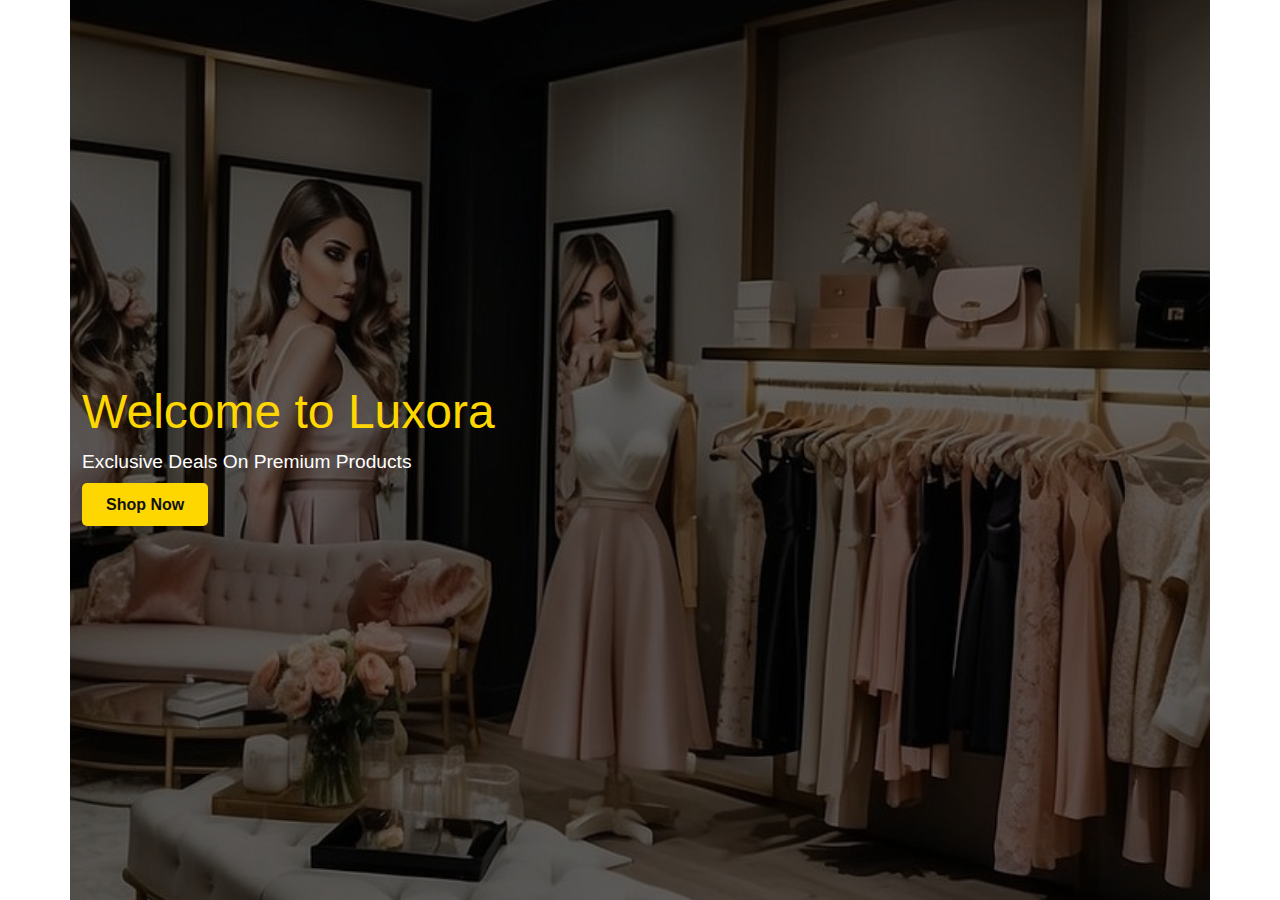
<file: index.html>
<!DOCTYPE html>
<html>

<head>
        <meta charset="UTF-8">
        <meta name="viewport" content="width=device-width, initial-scale=1">
        <title>Luxora</title>
        
        <link rel="stylesheet" href="style.css" type="text/css" media="all" />
        
        <link rel="stylesheet" href="https://cdnjs.cloudflare.com/ajax/libs/font-awesome/6.5.0/css/all.min.css">
        
         <link href="https://cdn.jsdelivr.net/npm/bootstrap@5.3.3/dist/css/bootstrap.min.css" rel="stylesheet" integrity="sha384-QWTKZyjpPEjISv5WaRU9OFeRpok6YctnYmDr5pNlyT2bRjXh0JMhjY6hW+ALEwIH" crossorigin="anonymous">
  
</head>

<body>
        
  <div class="container banner">
        
        <div class="bg-image"></div>
        
        <div class="banner-text">
                
                <h1>Welcome to Luxora</h1>
                <p>Exclusive Deals On Premium Products</p>
                
                <a href="./index1.html" class="banner-btn">Shop Now</a>
                
        </div>
        
        
</div>
      
        
        
        
  <script src="https://cdn.jsdelivr.net/npm/bootstrap@5.3.3/dist/js/bootstrap.bundle.min.js" integrity="sha384-YvpcrYf0tY3lHB60NNkmXc5s9fDVZLESaAA55NDzOxhy9GkcIdslK1eN7N6jIeHz" crossorigin="anonymous">
  </script>
</body>

</html>
</file>
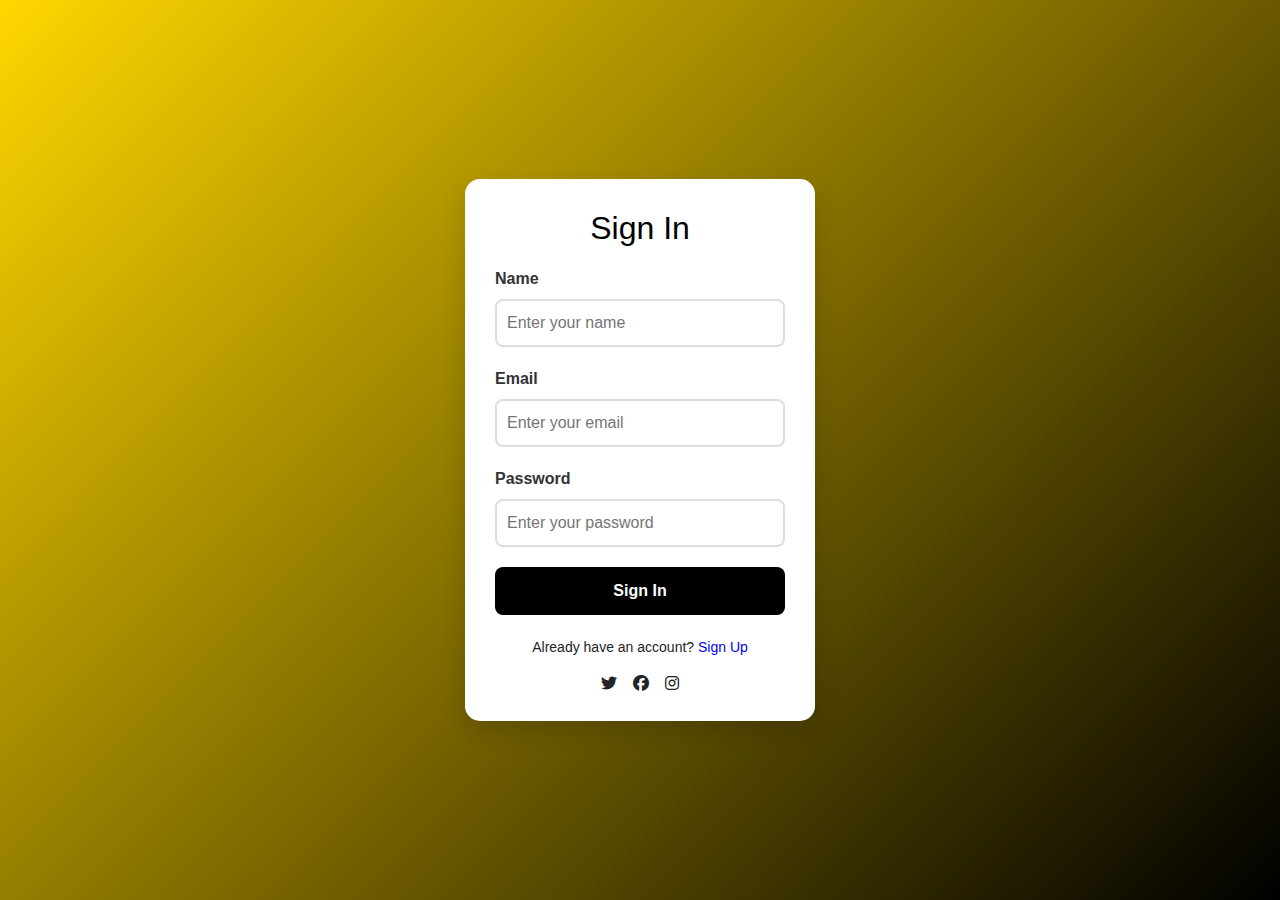
<file: index1.html>
<!DOCTYPE html>
<html>

<head>
        <meta charset="UTF-8">
        <meta name="viewport" content="width=device-width, initial-scale=1">
        <title>Luxora login</title>
        
        <link rel="stylesheet" href="style.css" type="text/css" media="all" />
        
        <link rel="stylesheet" href="https://cdnjs.cloudflare.com/ajax/libs/font-awesome/6.5.0/css/all.min.css">
        
         <link href="https://cdn.jsdelivr.net/npm/bootstrap@5.3.3/dist/css/bootstrap.min.css" rel="stylesheet" integrity="sha384-QWTKZyjpPEjISv5WaRU9OFeRpok6YctnYmDr5pNlyT2bRjXh0JMhjY6hW+ALEwIH" crossorigin="anonymous">
  
</head>

<body class="body">

<div class="form-container">
        
        <h2>Sign In</h2>
        
        <form action="">
                
           <div class="form-group">
                   
                   <label>Name</label>
                   <input type="name" id="username" placeholder="Enter your name" >
                   
           </div>     
                
            <div class="form-group">
                   
                   <label>Email</label>
                   <input type="email" id="email" placeholder="Enter your email">
                   
           </div>     
                
           <div class="form-group">
                   
                   <label>Password</label>
                   <input type="password" id="password" placeholder="Enter your password">
                   
           </div>     
                
           <div class="form-group">
                   
                   <button id="signInBtn">Sign In</button>
                   
           </div>
           
           <div class="text">
                    <span>Already have an account? <a href="">Sign Up</a></span>
           </div>
           
           <div id="icon" class="mt-3">
                   <i class="fab fa-twitter"></i>
                   <i class="fab fa-facebook"></i>
                   <i class="fab fa-instagram"></i>
           </div>
                
        </form>
        
</div>

<script>
        
     document.getElementById("signInBtn").addEventListener("click", function(e){
             
             e.preventDefault()
             
             let username =document.getElementById("username").value;
             
             let email =document.getElementById("email").value;
             
             let password =document.getElementById("password").value;
             
             if(username.trim()==="" || email.trim()==="" || password.trim()===""){
                     
                     alert("Please Fill In Your Details Appropriately")
                     
                 }else{
                     sessionStorage.setItem("store", username);
                     
                     window.location.href="index2.html"
             }
        })   
        
        
</script>


  <script src="https://cdn.jsdelivr.net/npm/bootstrap@5.3.3/dist/js/bootstrap.bundle.min.js" integrity="sha384-YvpcrYf0tY3lHB60NNkmXc5s9fDVZLESaAA55NDzOxhy9GkcIdslK1eN7N6jIeHz" crossorigin="anonymous">
  </script>
</body>

</html>
</file>
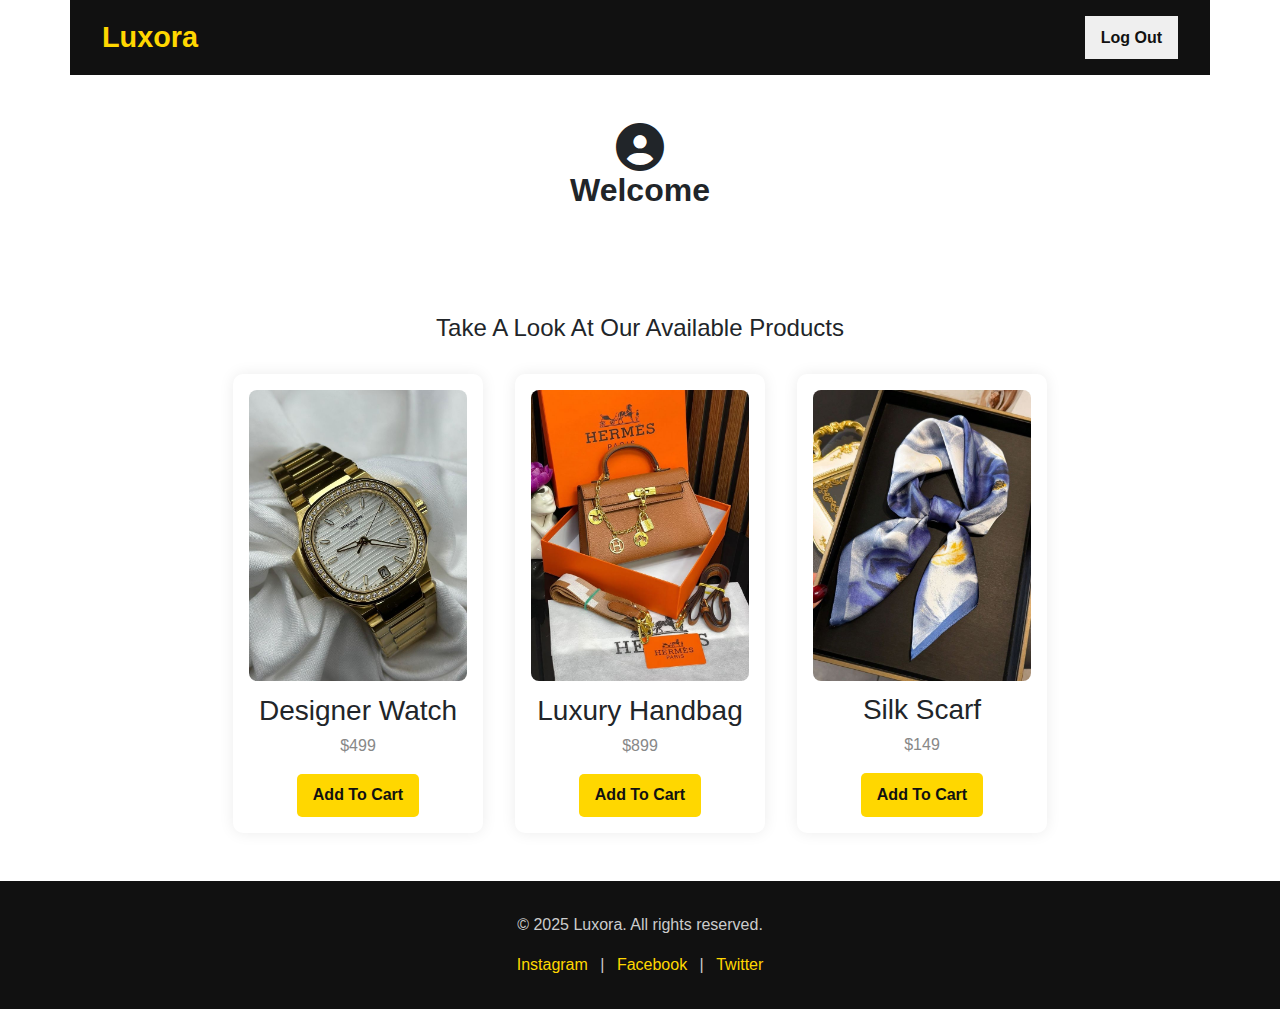
<file: index2.html>
<!DOCTYPE html>
<html>

<head>
        <meta charset="UTF-8">
        <meta name="viewport" content="width=device-width, initial-scale=1">
        <title>Luxora shop</title>
        
        <link rel="stylesheet" href="style.css" type="text/css" media="all" />
        
        <link rel="stylesheet" href="https://cdnjs.cloudflare.com/ajax/libs/font-awesome/6.5.0/css/all.min.css">
        
         <link href="https://cdn.jsdelivr.net/npm/bootstrap@5.3.3/dist/css/bootstrap.min.css" rel="stylesheet" integrity="sha384-QWTKZyjpPEjISv5WaRU9OFeRpok6YctnYmDr5pNlyT2bRjXh0JMhjY6hW+ALEwIH" crossorigin="anonymous">
         
       
  
</head>

<body>

<div class="container" id="header">
        
        <div class="logo">Luxora</div>
        
        <button onclick="logOut()">Log Out</button>
        
</div>

<div class="container p-5">
        
        <i class="fas fa-user-circle" id="lead"></i>
        
        <h1 class="name">Welcome <span class="name" id="username"></span></h1> 
        
</div>

<section class="product-section">
        
        <h2 class="section-title">Take A Look At Our Available Products 
        </h2>
        
        <div class="product-grid">
                
                <div class="product-card">
                        <img src="./6e42d23ad1817ad2a308b3605728e7ae.jpg" alt="product1">
                        
                        <h3>Designer Watch</h3>
                        
                        <p>$499</p>
                        
                        <button>Add To Cart</button>
                        
                </div>
                
                 <div class="product-card">
                        <img src="./a0b7279a803d7159c28b9d51f38dd06c.jpg" alt="product2">
                        
                        <h3>Luxury Handbag</h3>
                        
                        <p>$899</p>
                        
                        <button>Add To Cart</button>
                        
                </div>
                
                 <div class="product-card">
                        <img src="./c24a5ef70de3fa427d03e17b25884bfa.jpg" alt="product3">
                        
                        <h3>Silk Scarf</h3>
                        
                        <p>$149</p>
                        
                        <button>Add To Cart</button>
                        
                </div>
                
                
                
        </div>


        
        
</section>


<footer class="footer">
        
        <div clasa="footer-content">
                
                <p>&copy; 2025 Luxora. All rights reserved.</p>
                
                <div class="socials">
                        <a href=#>Instagram</a> |
                        <a href="#">Facebook</a> |
                        <a href="#">Twitter</a>
                        
                </div>
                
        </div>
        
</footer>

<script>
        
        let username =sessionStorage.getItem("store");
        
        document.getElementById("username").textContent= username;
       
        
        function logOut(){
                sessionStorage.removeItem("store");
                
                window.location.href="./index.html"
        }
</script>

  <script src="https://cdn.jsdelivr.net/npm/bootstrap@5.3.3/dist/js/bootstrap.bundle.min.js" integrity="sha384-YvpcrYf0tY3lHB60NNkmXc5s9fDVZLESaAA55NDzOxhy9GkcIdslK1eN7N6jIeHz" crossorigin="anonymous">
  </script>
</body>

</html>
</file>
<file: style.css>
*{
        margin: 0;
        padding: 0;
        box-sizing: border-box;
        font-family: 'Segoe UI', Tahoma, Geneva, Verdana, sans-serif;
}

.banner{
        position: relative;
        height: 100vh;
        display: flex;
        align-items: center;
        justify-content: flex-start;
        padding-left: 4rem;
        overflow: hidden;
        color: white;
}

.bg-image{
     position: absolute;   
     top: 0; left: 0;
     width: 100%; height: 100%;
     background: url('./9899e9032221b6af2530e9b541b95f0d.jpg') no-repeat center center/cover;
     z-index: 0;
     filter: brightness(0.4);
}

.banner-text{
        position: relative;
        z-index: 1;
}

.banner-text h1{
        font-size: 3rem;
        color: gold;
}

.banner-text p{
       
        font-size: 1.2rem;
        margin: 0.5rem 0 1rem;
}

.banner-btn{
        background-color: gold;
        color: #111;
        padding: 0.8rem 1.5rem;
        text-decoration: none;
        border-radius: 5px;
        font-weight: bold;
}

.body{
        height: 100vh;
        background: linear-gradient(135deg, gold, black);
        display: flex;
        justify-content: center;
        align-items: center;

}

.form-container{
        background-color: #fff;
        width: 350px;
        padding: 30px;
        border-radius: 15px;
        box-shadow: 0 10px 25px rgba(0, 0,0, 0.15);
}

.form-container h3{
        margin-bottom: 20px;
        text-align: center;
}

.form-container h2{
        margin-bottom: 20px;
        color: black;
        text-align: center;
}

.form-group{
        text-align: left;
        margin-bottom: 20px;
}

.form-group label{
        display: block;
        margin-bottom: 8px;
        font-weight: bold;
        color: #333;
}

.form-group input {
        width: 100%;
        padding: 10px;
        border: 2px solid #ddd;
        border-radius: 8px;
}

.form-group input:focus{
        border-color: gold;
        outline: none;
        box-shadow: 0 0 8px rgba(255, 107,107, 0.3);
}

.form-group button{
        width: 100%;
        padding: 12px;
        background-color: black;
        border: none;
        border-radius: 8px;
        color: #fff;
        font-weight: bold;
        cursor: pointer;
}

span{
        font-size: 14px;
}

span a{
        color: blue;
        text-decoration: none;
}

.text{
        text-align: center;
}

#icon{
        display: flex;
        gap: 1rem;
        justify-content: center;
}

#header{
        background-color: #111;
        color: #fff;
        display: flex;
        justify-content: space-between;
        align-items: center;
        padding: 1rem 2rem;
}

.logo{
        font-size: 1.8rem;
        font-weight: bold;
        color: gold;
}

button{
        border: none;
        padding: 0.6rem 1rem;
        color: #111;
        font-weight: bold;
        cursor: pointer;
}

#lead{
        font-size: 3rem;
        justify-content: center;
        display: flex;
}

.name{
        font-size: 2rem;
        font-weight: bold;
        text-align: center;
}

.product-section{
        padding: 3rem 2rem;
}

.section-title{
        text-align: center;
        font-size: 1.5rem;
        margin-bottom: 2rem;
}

.product-grid{
        display: flex;
        gap: 2rem;
        justify-content: center;
        flex-wrap: wrap;
}

.product-card{
        background-color: #fff;
        box-shadow: 0 0 15px rgba(0, 0, 0, 0.08);
        padding: 1rem;
        border-radius: 10px;
        text-align: center;
        width: 250px;
}

.product-card img{
       width: 100%; 
       border-radius: 8px;
}

.product-card h3{
        margin: 0.8rem 0 0.4rem;
}

.product-card p{
        color: #888;
        margin-bottom: 1rem;
}

.product-card button{
        background-color: gold;
        border: none;
        padding: 0.6rem 1rem;
        color: #111;
        font-weight: bold;
        border-radius: 5px;
        cursor: pointer;
}

.footer{
        background-color: #111;
        color: #ccc;
        padding: 2rem;
        text-align: center;
}

.footer .socials a{
        color: gold;
        margin: 0 0.5rem;
        text-decoration: none;
}
</file>
